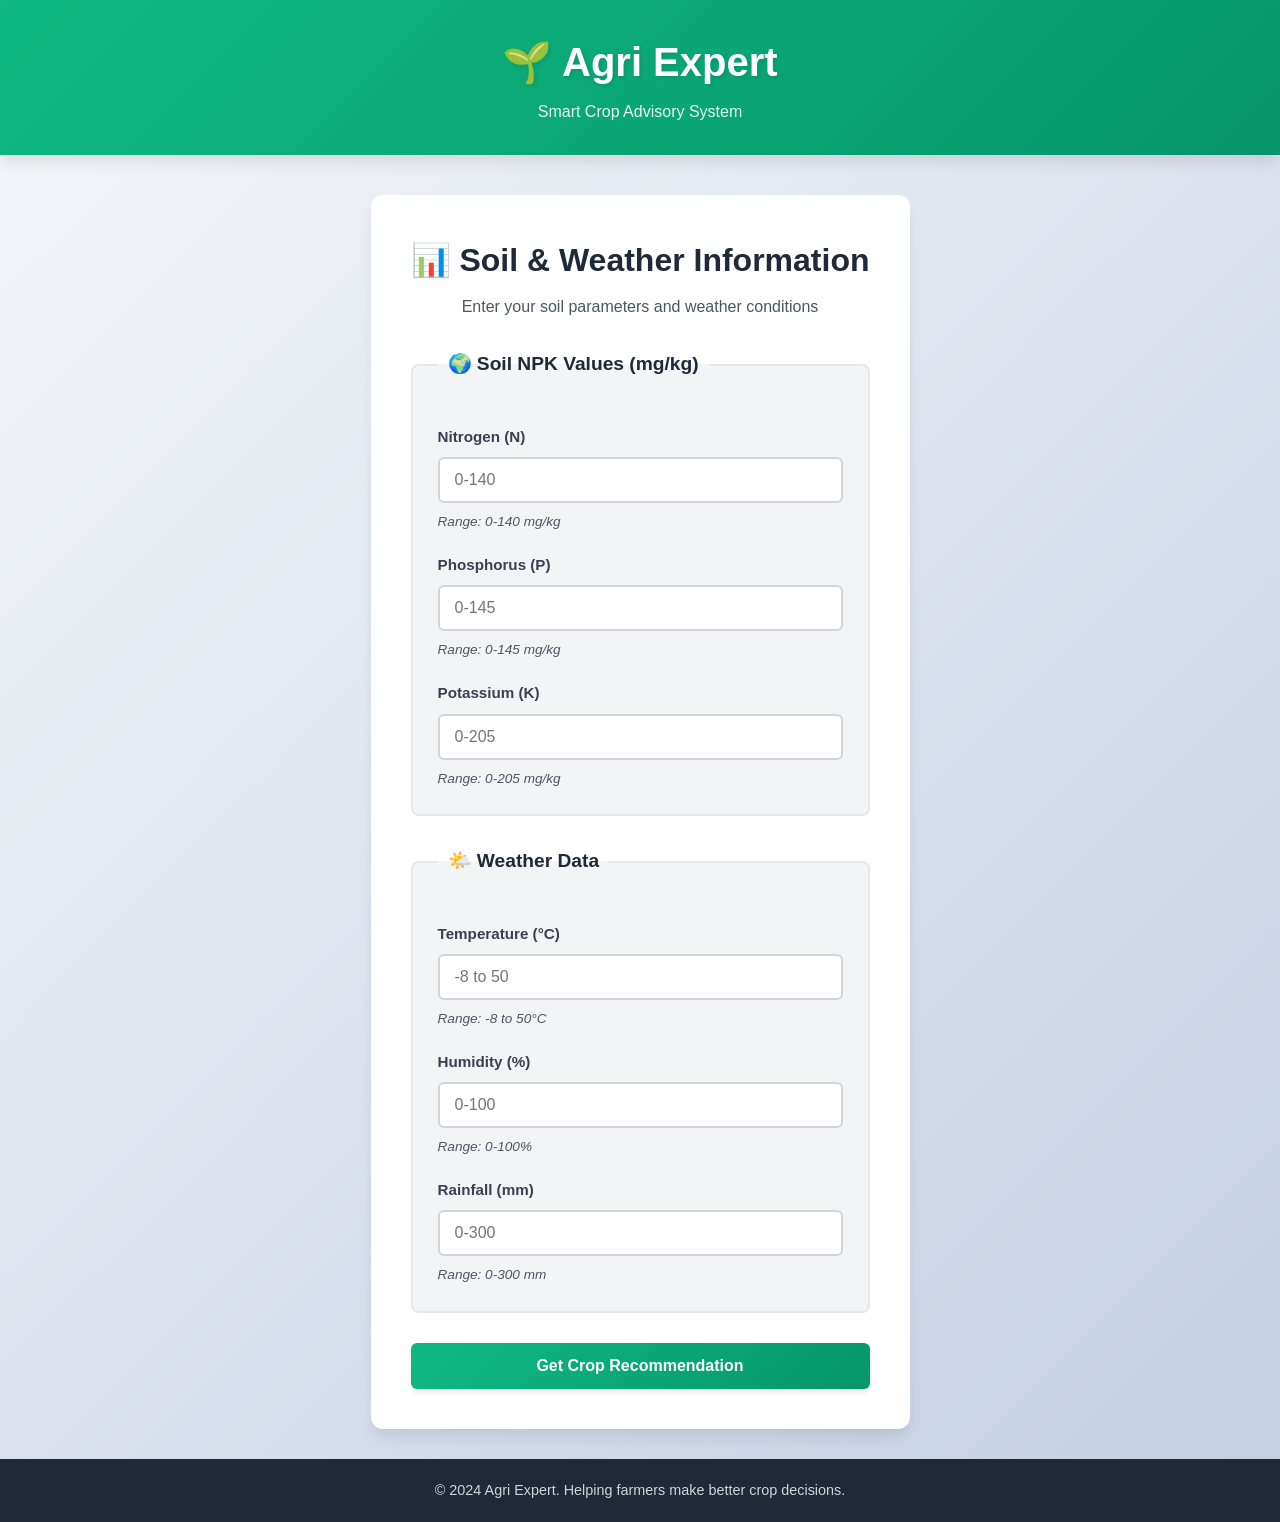
<file: frontend/index.html>
<!DOCTYPE html>
<html lang="en">
<head>
  <meta charset="UTF-8">
  <meta name="viewport" content="width=device-width, initial-scale=1.0">
  <title>Agri Expert - Smart Crop Advisory</title>
  <link rel="stylesheet" href="style.css">
</head>
<body>
  <nav class="navbar">
    <div class="container">
      <h1 class="logo">🌱 Agri Expert</h1>
      <p class="tagline">Smart Crop Advisory System</p>
    </div>
  </nav>

  <main class="container">
    <div class="content-wrapper">
      <!-- Input Section -->
      <section class="input-section">
        <div class="section-header">
          <h2>📊 Soil & Weather Information</h2>
          <p>Enter your soil parameters and weather conditions</p>
        </div>

        <form id="predictionForm" class="form">
          <!-- NPK Section -->
          <fieldset class="form-section">
            <legend>🌍 Soil NPK Values (mg/kg)</legend>
            <div class="form-grid">
              <div class="form-group">
                <label for="nitrogen">Nitrogen (N)</label>
                <input 
                  type="number" 
                  id="nitrogen" 
                  name="nitrogen" 
                  min="0" 
                  max="140" 
                  step="0.1" 
                  placeholder="0-140" 
                  required
                >
                <span class="help-text">Range: 0-140 mg/kg</span>
              </div>

              <div class="form-group">
                <label for="phosphorus">Phosphorus (P)</label>
                <input 
                  type="number" 
                  id="phosphorus" 
                  name="phosphorus" 
                  min="0" 
                  max="145" 
                  step="0.1" 
                  placeholder="0-145" 
                  required
                >
                <span class="help-text">Range: 0-145 mg/kg</span>
              </div>

              <div class="form-group">
                <label for="potassium">Potassium (K)</label>
                <input 
                  type="number" 
                  id="potassium" 
                  name="potassium" 
                  min="0" 
                  max="205" 
                  step="0.1" 
                  placeholder="0-205" 
                  required
                >
                <span class="help-text">Range: 0-205 mg/kg</span>
              </div>
            </div>
          </fieldset>

          <!-- Weather Section -->
          <fieldset class="form-section">
            <legend>🌤️ Weather Data</legend>
            <div class="form-grid">
              <div class="form-group">
                <label for="temperature">Temperature (°C)</label>
                <input 
                  type="number" 
                  id="temperature" 
                  name="temperature" 
                  min="-8" 
                  max="50" 
                  step="0.1" 
                  placeholder="-8 to 50" 
                  required
                >
                <span class="help-text">Range: -8 to 50°C</span>
              </div>

              <div class="form-group">
                <label for="humidity">Humidity (%)</label>
                <input 
                  type="number" 
                  id="humidity" 
                  name="humidity" 
                  min="0" 
                  max="100" 
                  step="0.1" 
                  placeholder="0-100" 
                  required
                >
                <span class="help-text">Range: 0-100%</span>
              </div>

              <div class="form-group">
                <label for="rainfall">Rainfall (mm)</label>
                <input 
                  type="number" 
                  id="rainfall" 
                  name="rainfall" 
                  min="0" 
                  max="300" 
                  step="0.1" 
                  placeholder="0-300" 
                  required
                >
                <span class="help-text">Range: 0-300 mm</span>
              </div>
            </div>
          </fieldset>

          <button type="submit" class="btn btn-primary" id="submitBtn">
            <span>Get Crop Recommendation</span>
          </button>
        </form>
      </section>

      <!-- Result Section -->
      <section id="resultSection" class="result-section hidden">
        <div class="section-header">
          <h2>✅ Recommendation Result</h2>
        </div>

        <div id="resultCard" class="result-card">
          <div class="result-main">
            <div class="crop-icon">🌾</div>
            <div class="crop-info">
              <h3 id="cropName">Rice</h3>
              <p class="confidence-label">Confidence Level</p>
              <div class="confidence-bar">
                <div id="confidenceBar" class="confidence-fill"></div>
              </div>
              <p id="confidenceText" class="confidence-text">95%</p>
            </div>
          </div>

          <div class="result-details">
            <h4>Your Input Parameters:</h4>
            <div class="params-grid">
              <div class="param-item">
                <span class="param-label">Nitrogen</span>
                <span id="resultN" class="param-value">--</span>
              </div>
              <div class="param-item">
                <span class="param-label">Phosphorus</span>
                <span id="resultP" class="param-value">--</span>
              </div>
              <div class="param-item">
                <span class="param-label">Potassium</span>
                <span id="resultK" class="param-value">--</span>
              </div>
              <div class="param-item">
                <span class="param-label">Temperature</span>
                <span id="resultTemp" class="param-value">--</span>
              </div>
              <div class="param-item">
                <span class="param-label">Humidity</span>
                <span id="resultHum" class="param-value">--</span>
              </div>
              <div class="param-item">
                <span class="param-label">Rainfall</span>
                <span id="resultRain" class="param-value">--</span>
              </div>
            </div>
          </div>
        </div>

        <button type="button" class="btn btn-secondary" onclick="resetForm()">
          Try Another Prediction
        </button>
      </section>

      <!-- Error Section -->
      <div id="errorContainer" class="error-container"></div>

      <!-- Loading Spinner -->
      <div id="loadingSpinner" class="spinner hidden"></div>
    </div>
  </main>

  <footer class="footer">
    <div class="container">
      <p>&copy; 2024 Agri Expert. Helping farmers make better crop decisions.</p>
    </div>
  </footer>

  <script src="script.js"></script>
</body>
</html>
</file>
<file: frontend/style.css>
/* CSS Variables */
:root {
  --primary-color: #10b981;
  --primary-dark: #059669;
  --primary-light: #d1fae5;
  --secondary-color: #3b82f6;
  --danger-color: #ef4444;
  --warning-color: #f59e0b;
  --success-color: #10b981;
  --neutral-100: #f3f4f6;
  --neutral-200: #e5e7eb;
  --neutral-300: #d1d5db;
  --neutral-600: #4b5563;
  --neutral-700: #374151;
  --neutral-800: #1f2937;
  --shadow-sm: 0 1px 2px 0 rgba(0, 0, 0, 0.05);
  --shadow-md: 0 4px 6px -1px rgba(0, 0, 0, 0.1);
  --shadow-lg: 0 10px 15px -3px rgba(0, 0, 0, 0.1);
  --shadow-xl: 0 20px 25px -5px rgba(0, 0, 0, 0.1);
  --transition: all 0.3s ease;
}

/* Global Styles */
* {
  margin: 0;
  padding: 0;
  box-sizing: border-box;
}

html {
  scroll-behavior: smooth;
}

body {
  font-family: 'Segoe UI', Tahoma, Geneva, Verdana, sans-serif;
  background: linear-gradient(135deg, #f5f7fa 0%, #c3cfe2 100%);
  color: var(--neutral-800);
  line-height: 1.6;
  min-height: 100vh;
  display: flex;
  flex-direction: column;
}

/* Container */
.container {
  max-width: 900px;
  margin: 0 auto;
  padding: 0 20px;
}

/* Navigation Bar */
.navbar {
  background: linear-gradient(135deg, var(--primary-color) 0%, var(--primary-dark) 100%);
  color: white;
  padding: 30px 0;
  box-shadow: var(--shadow-lg);
  margin-bottom: 40px;
}

.navbar .container {
  text-align: center;
}

.logo {
  font-size: 2.5rem;
  font-weight: 700;
  margin-bottom: 5px;
  text-shadow: 2px 2px 4px rgba(0, 0, 0, 0.1);
}

.tagline {
  font-size: 1rem;
  opacity: 0.9;
  font-weight: 300;
}

/* Main Content */
main {
  flex: 1;
  margin-bottom: 40px;
}

.content-wrapper {
  display: flex;
  flex-direction: column;
  gap: 30px;
}

/* Sections */
.input-section,
.result-section {
  background: white;
  padding: 40px;
  border-radius: 12px;
  box-shadow: var(--shadow-lg);
  animation: slideIn 0.4s ease;
}

@keyframes slideIn {
  from {
    opacity: 0;
    transform: translateY(20px);
  }
  to {
    opacity: 1;
    transform: translateY(0);
  }
}

.section-header {
  margin-bottom: 30px;
  text-align: center;
}

.section-header h2 {
  font-size: 2rem;
  color: var(--neutral-800);
  margin-bottom: 8px;
}

.section-header p {
  color: var(--neutral-600);
  font-size: 1rem;
}

/* Form Styles */
.form {
  display: flex;
  flex-direction: column;
  gap: 30px;
}

.form-section {
  border: 2px solid var(--neutral-200);
  border-radius: 8px;
  padding: 25px;
  background: var(--neutral-100);
}

.form-section legend {
  font-size: 1.2rem;
  font-weight: 600;
  color: var(--neutral-800);
  padding: 0 10px;
  margin-bottom: 20px;
}

.form-grid {
  display: grid;
  grid-template-columns: repeat(auto-fit, minmax(200px, 1fr));
  gap: 20px;
}

.form-group {
  display: flex;
  flex-direction: column;
  gap: 8px;
}

.form-group label {
  font-weight: 600;
  color: var(--neutral-700);
  font-size: 0.95rem;
}

.form-group input {
  padding: 12px 15px;
  border: 2px solid var(--neutral-300);
  border-radius: 6px;
  font-size: 1rem;
  transition: var(--transition);
  font-family: inherit;
}

.form-group input:focus {
  outline: none;
  border-color: var(--primary-color);
  box-shadow: 0 0 0 3px rgba(16, 185, 129, 0.1);
  background-color: var(--primary-light);
}

.form-group input:invalid:not(:placeholder-shown) {
  border-color: var(--danger-color);
}

.help-text {
  font-size: 0.85rem;
  color: var(--neutral-600);
  font-style: italic;
}

/* Buttons */
.btn {
  padding: 14px 28px;
  border: none;
  border-radius: 6px;
  font-size: 1rem;
  font-weight: 600;
  cursor: pointer;
  transition: var(--transition);
  text-transform: none;
  display: inline-block;
  text-align: center;
}

.btn-primary {
  background: linear-gradient(135deg, var(--primary-color) 0%, var(--primary-dark) 100%);
  color: white;
  width: 100%;
  box-shadow: var(--shadow-md);
}

.btn-primary:hover:not(:disabled) {
  transform: translateY(-2px);
  box-shadow: var(--shadow-lg);
}

.btn-primary:disabled {
  opacity: 0.6;
  cursor: not-allowed;
}

.btn-secondary {
  background: var(--neutral-300);
  color: var(--neutral-800);
  width: 100%;
}

.btn-secondary:hover {
  background: var(--neutral-400);
  transform: translateY(-2px);
}

/* Result Card */
.result-card {
  background: linear-gradient(135deg, var(--primary-light) 0%, #ecfdf5 100%);
  border: 2px solid var(--primary-color);
  border-radius: 12px;
  padding: 30px;
  margin-bottom: 20px;
  animation: slideIn 0.4s ease;
}

.result-main {
  display: flex;
  align-items: center;
  gap: 30px;
  margin-bottom: 30px;
  padding-bottom: 30px;
  border-bottom: 2px solid rgba(16, 185, 129, 0.2);
}

.crop-icon {
  font-size: 4rem;
  min-width: 80px;
  text-align: center;
}

.crop-info {
  flex: 1;
}

.crop-info h3 {
  font-size: 2rem;
  color: var(--primary-color);
  margin-bottom: 10px;
}

.confidence-label {
  font-size: 0.9rem;
  color: var(--neutral-600);
  margin-bottom: 8px;
  font-weight: 500;
}

.confidence-bar {
  height: 10px;
  background: rgba(0, 0, 0, 0.1);
  border-radius: 10px;
  overflow: hidden;
  margin-bottom: 8px;
}

.confidence-fill {
  height: 100%;
  background: linear-gradient(90deg, var(--success-color), var(--primary-color));
  border-radius: 10px;
  transition: width 0.8s ease;
}

.confidence-text {
  font-size: 1.5rem;
  font-weight: 700;
  color: var(--primary-color);
}

.result-details {
  margin-top: 20px;
}

.result-details h4 {
  font-size: 1.1rem;
  color: var(--neutral-800);
  margin-bottom: 15px;
}

.params-grid {
  display: grid;
  grid-template-columns: repeat(auto-fit, minmax(150px, 1fr));
  gap: 15px;
}

.param-item {
  background: white;
  padding: 15px;
  border-radius: 8px;
  border-left: 4px solid var(--primary-color);
  box-shadow: var(--shadow-sm);
}

.param-label {
  display: block;
  font-size: 0.85rem;
  color: var(--neutral-600);
  font-weight: 600;
  margin-bottom: 5px;
  text-transform: uppercase;
}

.param-value {
  display: block;
  font-size: 1.2rem;
  color: var(--neutral-800);
  font-weight: 700;
}

/* Alerts */
.alert {
  padding: 15px 20px;
  border-radius: 8px;
  margin-bottom: 20px;
  display: flex;
  justify-content: space-between;
  align-items: center;
  animation: slideIn 0.3s ease;
}

.alert-error {
  background: #fee;
  border-left: 4px solid var(--danger-color);
  color: var(--danger-color);
}

.alert strong {
  font-weight: 600;
}

.close-btn {
  background: none;
  border: none;
  font-size: 1.5rem;
  cursor: pointer;
  color: inherit;
  opacity: 0.6;
  transition: var(--transition);
  padding: 0;
  width: 24px;
  height: 24px;
  display: flex;
  align-items: center;
  justify-content: center;
}

.close-btn:hover {
  opacity: 1;
}

/* Loading Spinner */
.spinner {
  width: 40px;
  height: 40px;
  border: 4px solid var(--neutral-300);
  border-top-color: var(--primary-color);
  border-radius: 50%;
  animation: spin 1s linear infinite;
  margin: 20px auto;
}

@keyframes spin {
  to {
    transform: rotate(360deg);
  }
}

.spinner.hidden {
  display: none;
}

/* Hidden */
.hidden {
  display: none;
}

/* Error Container */
.error-container {
  min-height: auto;
}

/* Footer */
.footer {
  background: var(--neutral-800);
  color: white;
  padding: 20px 0;
  text-align: center;
  margin-top: auto;
}

.footer p {
  opacity: 0.8;
  font-size: 0.9rem;
}

/* Responsive Design */
@media (max-width: 768px) {
  .logo {
    font-size: 1.8rem;
  }

  .tagline {
    font-size: 0.9rem;
  }

  .input-section,
  .result-section {
    padding: 25px;
  }

  .section-header h2 {
    font-size: 1.5rem;
  }

  .form-grid {
    grid-template-columns: 1fr;
  }

  .result-main {
    flex-direction: column;
    text-align: center;
    gap: 15px;
    padding-bottom: 20px;
  }

  .crop-icon {
    font-size: 3rem;
  }

  .crop-info h3 {
    font-size: 1.5rem;
  }

  .params-grid {
    grid-template-columns: repeat(2, 1fr);
  }
}

@media (max-width: 480px) {
  .navbar {
    padding: 20px 0;
    margin-bottom: 20px;
  }

  .logo {
    font-size: 1.5rem;
  }

  .input-section,
  .result-section {
    padding: 20px;
  }

  .section-header h2 {
    font-size: 1.3rem;
  }

  .form-section {
    padding: 15px;
  }

  .btn {
    padding: 12px 20px;
    font-size: 0.95rem;
  }

  .params-grid {
    grid-template-columns: 1fr;
  }

  .result-details {
    margin-top: 15px;
  }
}
</file>
